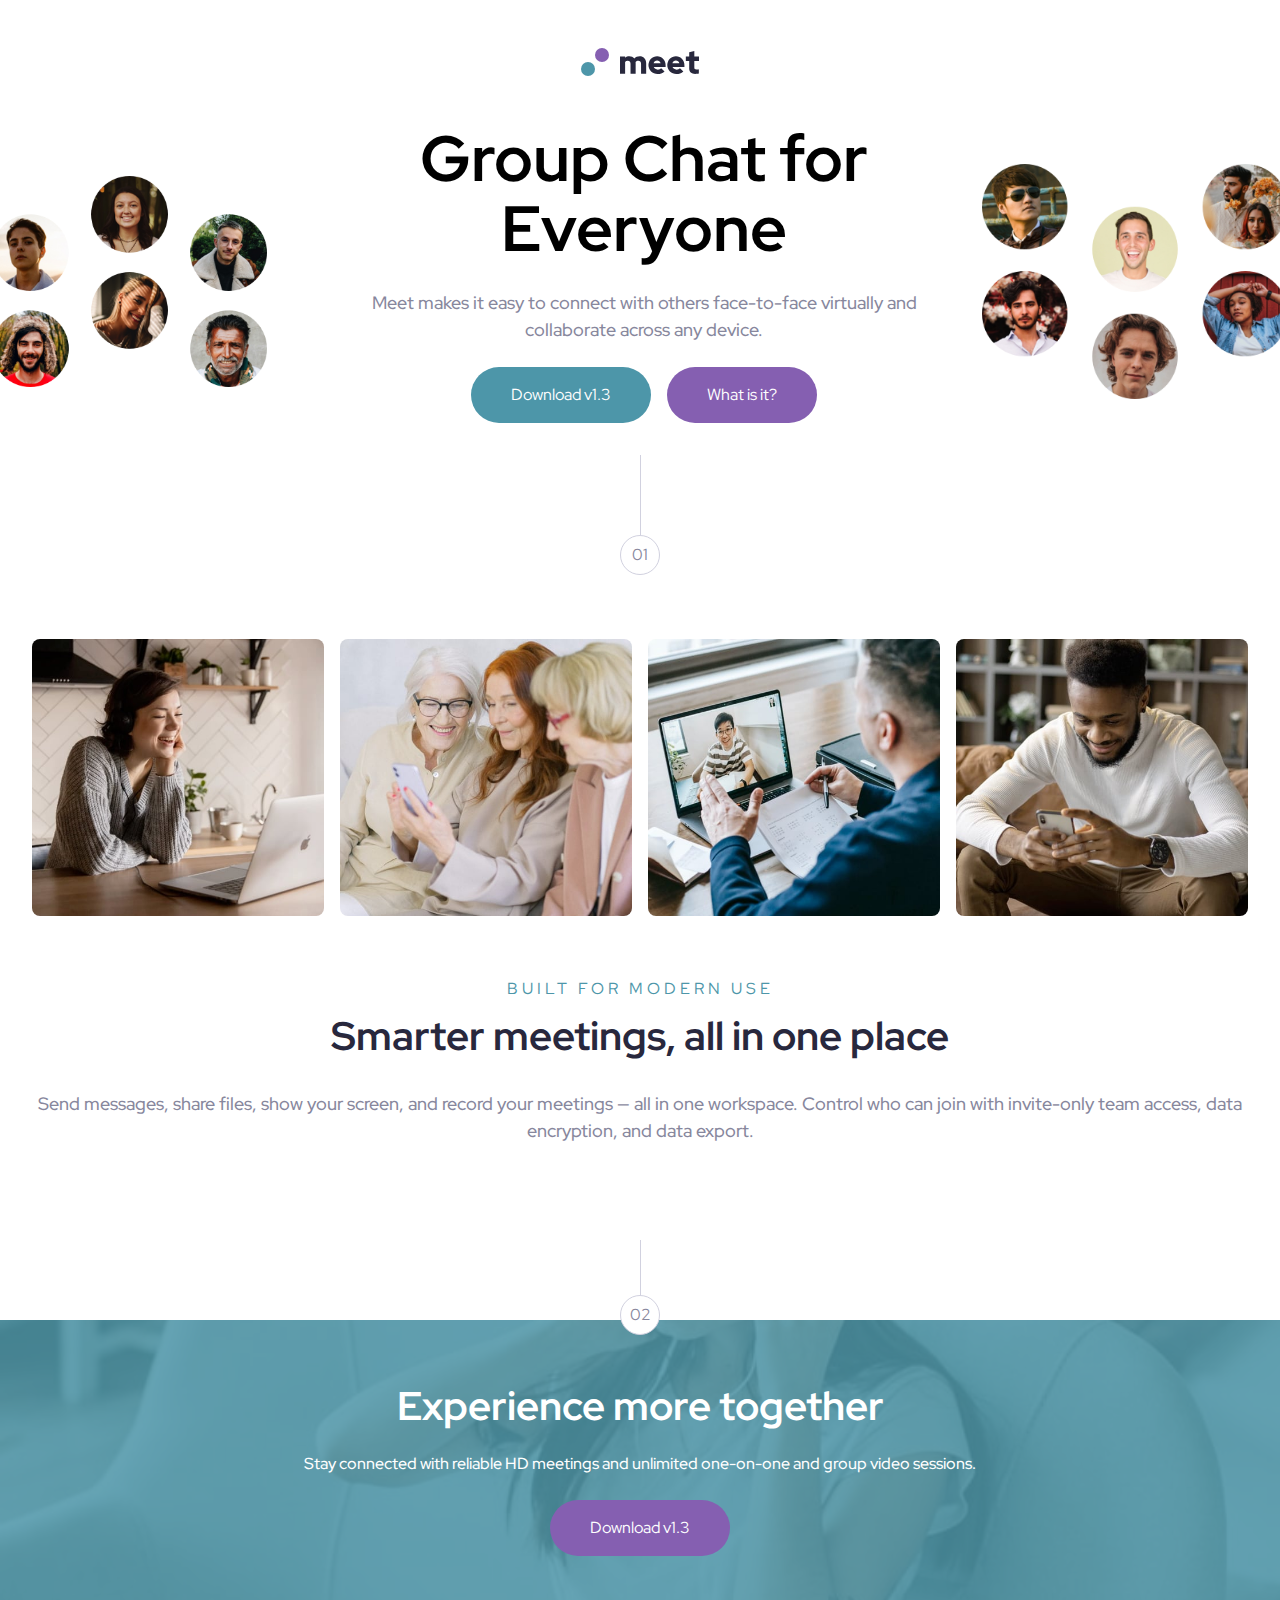
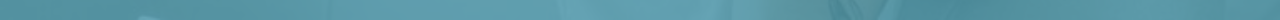
<file: index.html>
<!doctype html>
<html lang="en">
  <head>
    <meta charset="UTF-8" />
    <meta name="viewport" content="width=device-width, initial-scale=1.0" />
    <link
      rel="icon"
      type="image/png"
      sizes="32x32"
      href="./assets/favicon-32x32.png"
    />
    <link rel="stylesheet" href="/src/output.css" />
    <title>Frontend Mentor | Meet landing page</title>
    <link rel="preconnect" href="https://fonts.googleapis.com" />
    <link rel="preconnect" href="https://fonts.gstatic.com" crossorigin />
    <link
      href="https://fonts.googleapis.com/css2?family=Red+Hat+Display:ital,wght@0,300..900;1,300..900&display=swap"
      rel="stylesheet"
    />
  </head>
  <body class="font-redhat m-auto flex flex-col justify-center items-center">
    <header class="flex justify-center items-center px-20 pt-12">
      <img
        class="object-contain min-h-7 min-w-29.5"
        src="assets/logo.svg"
        alt="Meet Home"
      />
    </header>
    <main class="">
      <div class="lg:hidden pt-16">
        <img
          class="w-full object-cover"
          src="/assets/tablet/image-hero.png"
          alt=""
        />
      </div>

      <section
        class="flex flex-col lg:flex-row lg:gap-8 justify-center items-center gap-6 px-8"
      >
        <div class="hidden lg:block pt-16">
          <img
            class="w-full object-cover -ml-10"
            src="/assets/desktop/image-hero-left.png"
            alt=""
          />
        </div>
        <div class="flex flex-col justify-center items-center gap-6">
          <div class="flex flex-col pt-12">
            <h1 class="text-preset1mob lg:text-preset1 text-center">
              Group Chat for Everyone
            </h1>
            <p
              class="pt-6 lg:text-preset4 text-preset4tab text-slate600 text-center"
            >
              Meet makes it easy to connect with others face-to-face virtually
              and collaborate across any device.
            </p>
          </div>
          <div class="flex flex-col justify-center items-center">
            <div
              class="flex flex-col justify-center items-center gap-4 md:flex-row"
            >
              <a
                class="hover:cursor-pointer hover:bg-cyan300 bg- text-preset5 text-white bg-cyan600 px-10 py-4 rounded-[29px]"
                href=""
              >
                Download v1.3
              </a>
              <a
                class="hover:cursor-pointer hover:bg-[#B18BDD] text-preset5 text-white bg-Purple600 px-10 py-4 rounded-[29px]"
                href=""
              >
                What is it?
              </a>
            </div>
          </div>
        </div>

        <div class="hidden lg:block pt-16 -mr-10">
          <img
            class="w-full object-cover"
            src="/assets/desktop/image-hero-right.png"
            alt=""
          />
        </div>
      </section>

      <section class="grid auto-cols-auto auto-rows-auto gap-16 pb-16 px-8">
        <div class="flex flex-col justify-center items-center pt-8">
          <div class="w-px h-20 bg-slate300"></div>
          <p
            class="w-10 h-10 border border-slate300 text-slate600 flex justify-center items-center rounded-full"
          >
            01
          </p>
        </div>

        <div
          class="grid grid-rows-2 md:grid-rows-1 grid-cols-2 md:grid-cols-4 gap-4"
        >
          <img
            class="rounded-lg"
            src="/assets/desktop/image-woman-in-videocall.jpg"
            alt=""
          />
          <img
            class="rounded-lg"
            src="/assets/desktop/image-women-videochatting.jpg"
            alt=""
          />
          <img
            class="rounded-lg"
            src="/assets/desktop/image-men-in-meeting.jpg"
            alt=""
          />
          <img
            class="rounded-lg"
            src="/assets/desktop/image-man-texting.jpg"
            alt=""
          />
        </div>
        <div class="grid auto-cols-auto auto-rows-auto">
          <p
            class="text-center lg:text-preset3 md:text-preset3tab text-preset3mob uppercase text-cyan600"
          >
            Built for modern use
          </p>
          <h2
            class="pt-4 text-center text-preset2mob md:text-preset2tab lg:text-preset2 text-slate900"
          >
            Smarter meetings, all in one place
          </h2>
          <p
            class="pt-8 text-center lg:text-preset4 text-preset4tab text-slate600"
          >
            Send messages, share files, show your screen, and record your
            meetings — all in one workspace. Control who can join with
            invite-only team access, data encryption, and data export.
          </p>
        </div>
      </section>

      <footer class="relative grid auto-cols-auto auto-rows-auto text-white">
        <div class="z-10 flex flex-col justify-center items-center pt-8">
          <div class="w-px h-20 bg-slate300"></div>
          <p
            class="text-preset5 absolute bottom-[74%] w-10 h-10 border border-slate300 bg-white text-slate600 flex justify-center items-center rounded-full translate-y-1/2"
          >
            02
          </p>
        </div>
        <div
          class="pb-16 relative bg-no-repeat bg-cover bg-center bg-[url('/assets/mobile/image-footer.jpg')] bg-blend-overlay md:bg-[url(/assets/tablet/image-footer.jpg)] lg:bg-[url(/assets/desktop/image-footer.jpg)] flex flex-col justify-center items-center gap-6"
        >
          <div class="absolute inset-0 bg-cyan600 opacity-85"></div>

          <h3
            class="pt-16 text-center relative md:text-preset2tab lg:text-preset2 text-preset2mob"
          >
            Experience more together
          </h3>
          <p class="text-center relative text-preset4tab">
            Stay connected with reliable HD meetings and unlimited one-on-one
            and group video sessions.
          </p>
          <a
            class="hover:cursor-pointer hover:bg-[#B18BDD] text-center relative text-preset5 bg-Purple600 px-10 py-4 rounded-[29px]"
            href=""
          >
            Download v1.3</a
          >
        </div>
      </footer>
    </main>
  </body>
</html>
</file>
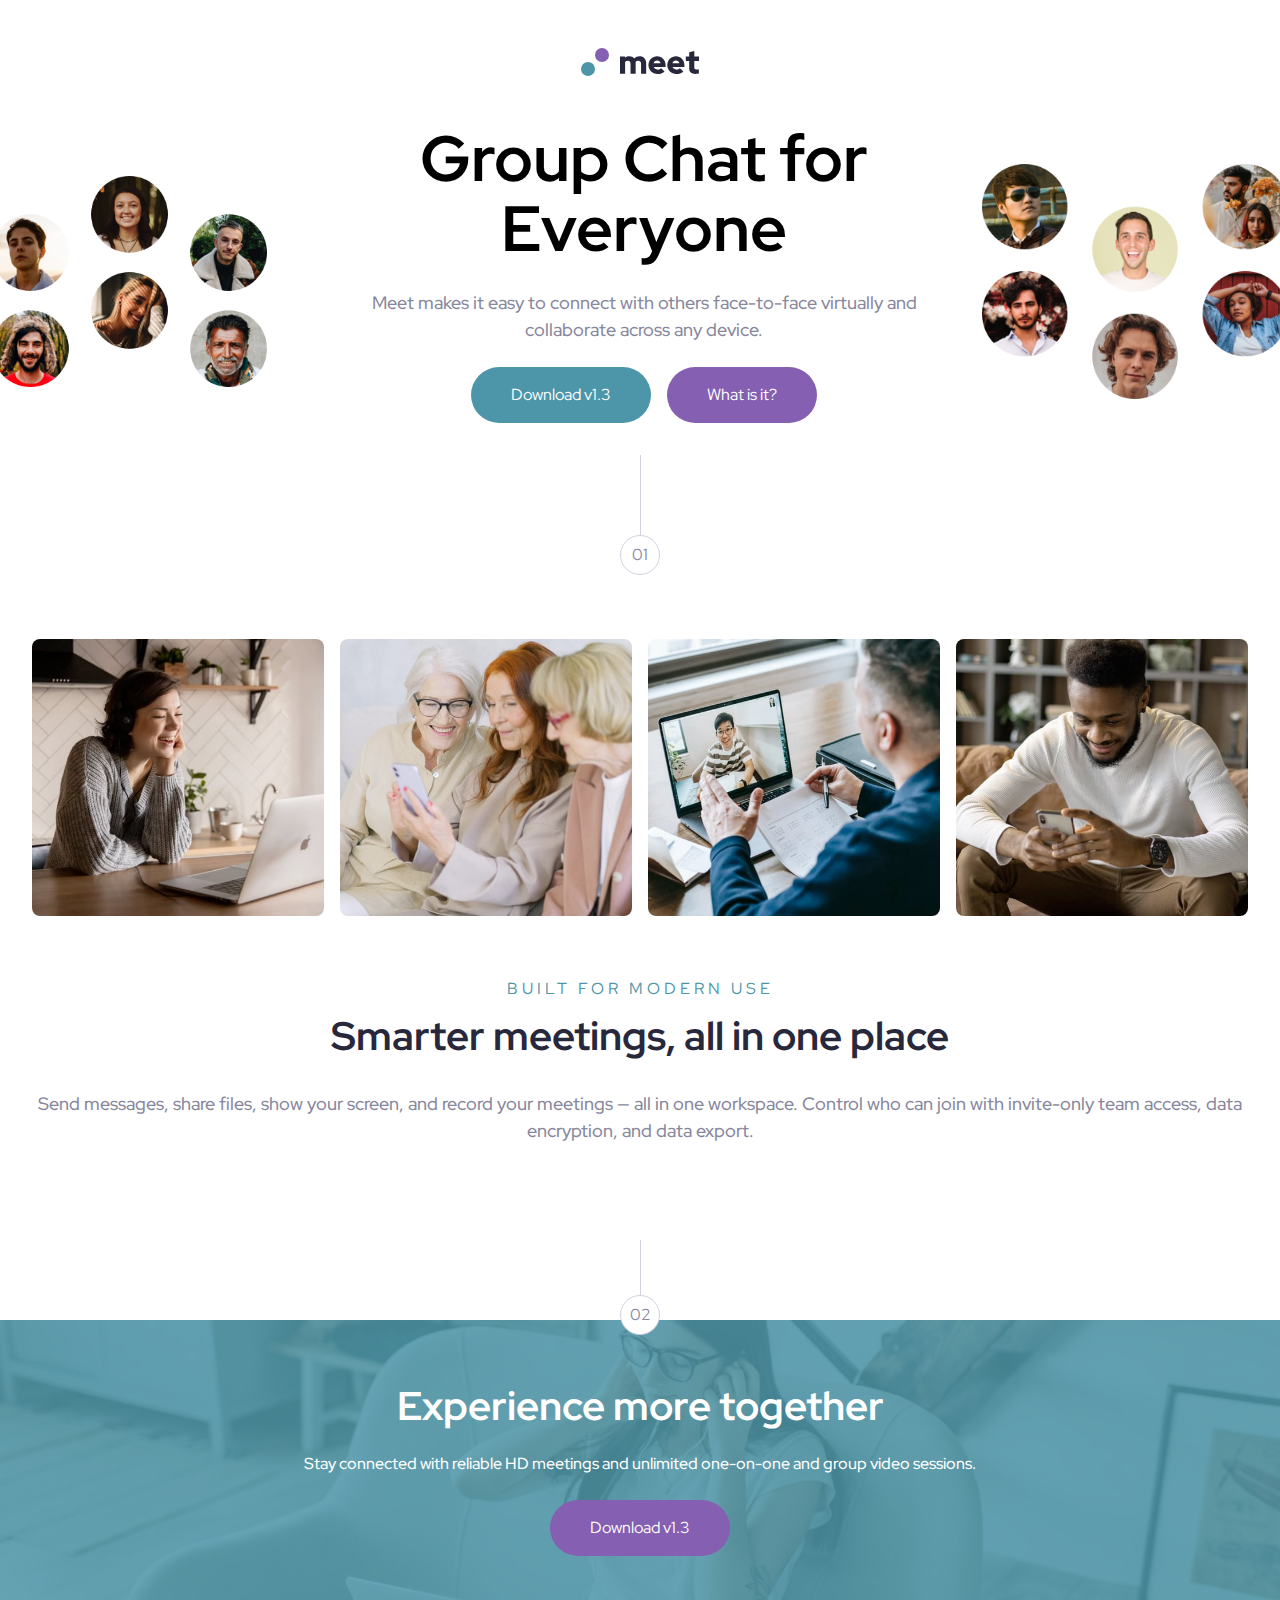
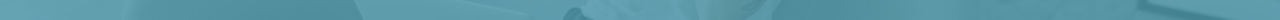
<file: starter-code/index.html>
<!doctype html>
<html lang="en">
  <head>
    <meta charset="UTF-8" />
    <meta name="viewport" content="width=device-width, initial-scale=1.0" />
    <link
      rel="icon"
      type="image/png"
      sizes="32x32"
      href="./assets/favicon-32x32.png"
    />
    <link rel="stylesheet" href="./output.css" />
    <title>Frontend Mentor | Meet landing page</title>
    <link rel="preconnect" href="https://fonts.googleapis.com" />
    <link rel="preconnect" href="https://fonts.gstatic.com" crossorigin />
    <link
      href="https://fonts.googleapis.com/css2?family=Red+Hat+Display:ital,wght@0,300..900;1,300..900&display=swap"
      rel="stylesheet"
    />
  </head>
  <body class="font-redhat m-auto flex flex-col justify-center items-center">
    <header class="flex justify-center items-center px-20 pt-12">
      <img
        class="object-contain min-h-7 min-w-29.5"
        src="assets/logo.svg"
        alt="Meet Home"
      />
    </header>
    <main class="">
      <div class="lg:hidden pt-16">
        <img
          class="w-full object-cover"
          src="/starter-code/assets/tablet/image-hero.png"
          alt=""
        />
      </div>

      <section
        class="flex flex-col lg:flex-row lg:gap-8 justify-center items-center gap-6 px-8"
      >
        <div class="hidden lg:block pt-16">
          <img
            class="w-full object-cover -ml-10"
            src="/starter-code/assets/desktop/image-hero-left.png"
            alt=""
          />
        </div>
        <div class="flex flex-col justify-center items-center gap-6">
          <div class="flex flex-col pt-12">
            <h1 class="text-preset1mob lg:text-preset1 text-center">
              Group Chat for Everyone
            </h1>
            <p
              class="pt-6 lg:text-preset4 text-preset4tab text-slate600 text-center"
            >
              Meet makes it easy to connect with others face-to-face virtually
              and collaborate across any device.
            </p>
          </div>
          <div class="flex flex-col justify-center items-center">
            <div
              class="flex flex-col justify-center items-center gap-4 md:flex-row"
            >
              <a
                class="hover:cursor-pointer hover:bg-cyan300 bg- text-preset5 text-white bg-cyan600 px-10 py-4 rounded-[29px]"
                href=""
              >
                Download v1.3
              </a>
              <a
                class="hover:cursor-pointer hover:bg-[#B18BDD] text-preset5 text-white bg-Purple600 px-10 py-4 rounded-[29px]"
                href=""
              >
                What is it?
              </a>
            </div>
          </div>
        </div>

        <div class="hidden lg:block pt-16 -mr-10">
          <img
            class="w-full object-cover"
            src="/starter-code/assets/desktop/image-hero-right.png"
            alt=""
          />
        </div>
      </section>

      <section class="grid auto-cols-auto auto-rows-auto gap-16 pb-16 px-8">
        <div class="flex flex-col justify-center items-center pt-8">
          <div class="w-px h-20 bg-slate300"></div>
          <p
            class="w-10 h-10 border border-slate300 text-slate600 flex justify-center items-center rounded-full"
          >
            01
          </p>
        </div>

        <div
          class="grid grid-rows-2 md:grid-rows-1 grid-cols-2 md:grid-cols-4 gap-4"
        >
          <img
            class="rounded-lg"
            src="/starter-code/assets/desktop/image-woman-in-videocall.jpg"
            alt=""
          />
          <img
            class="rounded-lg"
            src="/starter-code/assets/desktop/image-women-videochatting.jpg"
            alt=""
          />
          <img
            class="rounded-lg"
            src="/starter-code/assets/desktop/image-men-in-meeting.jpg"
            alt=""
          />
          <img
            class="rounded-lg"
            src="/starter-code/assets/desktop/image-man-texting.jpg"
            alt=""
          />
        </div>
        <div class="grid auto-cols-auto auto-rows-auto">
          <p
            class="text-center lg:text-preset3 md:text-preset3tab text-preset3mob uppercase text-cyan600"
          >
            Built for modern use
          </p>
          <h2
            class="pt-4 text-center text-preset2mob md:text-preset2tab lg:text-preset2 text-slate900"
          >
            Smarter meetings, all in one place
          </h2>
          <p
            class="pt-8 text-center lg:text-preset4 text-preset4tab text-slate600"
          >
            Send messages, share files, show your screen, and record your
            meetings — all in one workspace. Control who can join with
            invite-only team access, data encryption, and data export.
          </p>
        </div>
      </section>

      <footer class="relative grid auto-cols-auto auto-rows-auto text-white">
        <div class="z-10 flex flex-col justify-center items-center pt-8">
          <div class="w-px h-20 bg-slate300"></div>
          <p
            class="text-preset5 absolute bottom-[74%] w-10 h-10 border border-slate300 bg-white text-slate600 flex justify-center items-center rounded-full translate-y-1/2"
          >
            02
          </p>
        </div>
        <div
          class="pb-16 relative bg-no-repeat bg-cover bg-center bg-[url('/starter-code/assets/mobile/image-footer.jpg')] bg-blend-overlay md:bg-[url(/starter-code/assets/tablet/image-footer.jpg)] lg:bg-[url(/starter-code/assets/desktop/image-footer.jpg)] flex flex-col justify-center items-center gap-6"
        >
          <div class="absolute inset-0 bg-cyan600 opacity-85"></div>

          <h3
            class="pt-16 text-center relative md:text-preset2tab lg:text-preset2 text-preset2mob"
          >
            Experience more together
          </h3>
          <p class="text-center relative text-preset4tab">
            Stay connected with reliable HD meetings and unlimited one-on-one
            and group video sessions.
          </p>
          <a
            class="hover:cursor-pointer hover:bg-[#B18BDD] text-center relative text-preset5 bg-Purple600 px-10 py-4 rounded-[29px]"
            href=""
          >
            Download v1.3</a
          >
        </div>
      </footer>
    </main>
  </body>
</html>
</file>
<file: src/output.css>
*, ::before, ::after {
  --tw-border-spacing-x: 0;
  --tw-border-spacing-y: 0;
  --tw-translate-x: 0;
  --tw-translate-y: 0;
  --tw-rotate: 0;
  --tw-skew-x: 0;
  --tw-skew-y: 0;
  --tw-scale-x: 1;
  --tw-scale-y: 1;
  --tw-pan-x:  ;
  --tw-pan-y:  ;
  --tw-pinch-zoom:  ;
  --tw-scroll-snap-strictness: proximity;
  --tw-gradient-from-position:  ;
  --tw-gradient-via-position:  ;
  --tw-gradient-to-position:  ;
  --tw-ordinal:  ;
  --tw-slashed-zero:  ;
  --tw-numeric-figure:  ;
  --tw-numeric-spacing:  ;
  --tw-numeric-fraction:  ;
  --tw-ring-inset:  ;
  --tw-ring-offset-width: 0px;
  --tw-ring-offset-color: #fff;
  --tw-ring-color: rgb(59 130 246 / 0.5);
  --tw-ring-offset-shadow: 0 0 #0000;
  --tw-ring-shadow: 0 0 #0000;
  --tw-shadow: 0 0 #0000;
  --tw-shadow-colored: 0 0 #0000;
  --tw-blur:  ;
  --tw-brightness:  ;
  --tw-contrast:  ;
  --tw-grayscale:  ;
  --tw-hue-rotate:  ;
  --tw-invert:  ;
  --tw-saturate:  ;
  --tw-sepia:  ;
  --tw-drop-shadow:  ;
  --tw-backdrop-blur:  ;
  --tw-backdrop-brightness:  ;
  --tw-backdrop-contrast:  ;
  --tw-backdrop-grayscale:  ;
  --tw-backdrop-hue-rotate:  ;
  --tw-backdrop-invert:  ;
  --tw-backdrop-opacity:  ;
  --tw-backdrop-saturate:  ;
  --tw-backdrop-sepia:  ;
  --tw-contain-size:  ;
  --tw-contain-layout:  ;
  --tw-contain-paint:  ;
  --tw-contain-style:  ;
}

::backdrop {
  --tw-border-spacing-x: 0;
  --tw-border-spacing-y: 0;
  --tw-translate-x: 0;
  --tw-translate-y: 0;
  --tw-rotate: 0;
  --tw-skew-x: 0;
  --tw-skew-y: 0;
  --tw-scale-x: 1;
  --tw-scale-y: 1;
  --tw-pan-x:  ;
  --tw-pan-y:  ;
  --tw-pinch-zoom:  ;
  --tw-scroll-snap-strictness: proximity;
  --tw-gradient-from-position:  ;
  --tw-gradient-via-position:  ;
  --tw-gradient-to-position:  ;
  --tw-ordinal:  ;
  --tw-slashed-zero:  ;
  --tw-numeric-figure:  ;
  --tw-numeric-spacing:  ;
  --tw-numeric-fraction:  ;
  --tw-ring-inset:  ;
  --tw-ring-offset-width: 0px;
  --tw-ring-offset-color: #fff;
  --tw-ring-color: rgb(59 130 246 / 0.5);
  --tw-ring-offset-shadow: 0 0 #0000;
  --tw-ring-shadow: 0 0 #0000;
  --tw-shadow: 0 0 #0000;
  --tw-shadow-colored: 0 0 #0000;
  --tw-blur:  ;
  --tw-brightness:  ;
  --tw-contrast:  ;
  --tw-grayscale:  ;
  --tw-hue-rotate:  ;
  --tw-invert:  ;
  --tw-saturate:  ;
  --tw-sepia:  ;
  --tw-drop-shadow:  ;
  --tw-backdrop-blur:  ;
  --tw-backdrop-brightness:  ;
  --tw-backdrop-contrast:  ;
  --tw-backdrop-grayscale:  ;
  --tw-backdrop-hue-rotate:  ;
  --tw-backdrop-invert:  ;
  --tw-backdrop-opacity:  ;
  --tw-backdrop-saturate:  ;
  --tw-backdrop-sepia:  ;
  --tw-contain-size:  ;
  --tw-contain-layout:  ;
  --tw-contain-paint:  ;
  --tw-contain-style:  ;
}

/*
! tailwindcss v3.4.14 | MIT License | https://tailwindcss.com
*/

/*
1. Prevent padding and border from affecting element width. (https://github.com/mozdevs/cssremedy/issues/4)
2. Allow adding a border to an element by just adding a border-width. (https://github.com/tailwindcss/tailwindcss/pull/116)
*/

*,
::before,
::after {
  box-sizing: border-box;
  /* 1 */
  border-width: 0;
  /* 2 */
  border-style: solid;
  /* 2 */
  border-color: #e5e7eb;
  /* 2 */
}

::before,
::after {
  --tw-content: '';
}

/*
1. Use a consistent sensible line-height in all browsers.
2. Prevent adjustments of font size after orientation changes in iOS.
3. Use a more readable tab size.
4. Use the user's configured `sans` font-family by default.
5. Use the user's configured `sans` font-feature-settings by default.
6. Use the user's configured `sans` font-variation-settings by default.
7. Disable tap highlights on iOS
*/

html,
:host {
  line-height: 1.5;
  /* 1 */
  -webkit-text-size-adjust: 100%;
  /* 2 */
  -moz-tab-size: 4;
  /* 3 */
  -o-tab-size: 4;
     tab-size: 4;
  /* 3 */
  font-family: ui-sans-serif, system-ui, sans-serif, "Apple Color Emoji", "Segoe UI Emoji", "Segoe UI Symbol", "Noto Color Emoji";
  /* 4 */
  font-feature-settings: normal;
  /* 5 */
  font-variation-settings: normal;
  /* 6 */
  -webkit-tap-highlight-color: transparent;
  /* 7 */
}

/*
1. Remove the margin in all browsers.
2. Inherit line-height from `html` so users can set them as a class directly on the `html` element.
*/

body {
  margin: 0;
  /* 1 */
  line-height: inherit;
  /* 2 */
}

/*
1. Add the correct height in Firefox.
2. Correct the inheritance of border color in Firefox. (https://bugzilla.mozilla.org/show_bug.cgi?id=190655)
3. Ensure horizontal rules are visible by default.
*/

hr {
  height: 0;
  /* 1 */
  color: inherit;
  /* 2 */
  border-top-width: 1px;
  /* 3 */
}

/*
Add the correct text decoration in Chrome, Edge, and Safari.
*/

abbr:where([title]) {
  -webkit-text-decoration: underline dotted;
          text-decoration: underline dotted;
}

/*
Remove the default font size and weight for headings.
*/

h1,
h2,
h3,
h4,
h5,
h6 {
  font-size: inherit;
  font-weight: inherit;
}

/*
Reset links to optimize for opt-in styling instead of opt-out.
*/

a {
  color: inherit;
  text-decoration: inherit;
}

/*
Add the correct font weight in Edge and Safari.
*/

b,
strong {
  font-weight: bolder;
}

/*
1. Use the user's configured `mono` font-family by default.
2. Use the user's configured `mono` font-feature-settings by default.
3. Use the user's configured `mono` font-variation-settings by default.
4. Correct the odd `em` font sizing in all browsers.
*/

code,
kbd,
samp,
pre {
  font-family: ui-monospace, SFMono-Regular, Menlo, Monaco, Consolas, "Liberation Mono", "Courier New", monospace;
  /* 1 */
  font-feature-settings: normal;
  /* 2 */
  font-variation-settings: normal;
  /* 3 */
  font-size: 1em;
  /* 4 */
}

/*
Add the correct font size in all browsers.
*/

small {
  font-size: 80%;
}

/*
Prevent `sub` and `sup` elements from affecting the line height in all browsers.
*/

sub,
sup {
  font-size: 75%;
  line-height: 0;
  position: relative;
  vertical-align: baseline;
}

sub {
  bottom: -0.25em;
}

sup {
  top: -0.5em;
}

/*
1. Remove text indentation from table contents in Chrome and Safari. (https://bugs.chromium.org/p/chromium/issues/detail?id=999088, https://bugs.webkit.org/show_bug.cgi?id=201297)
2. Correct table border color inheritance in all Chrome and Safari. (https://bugs.chromium.org/p/chromium/issues/detail?id=935729, https://bugs.webkit.org/show_bug.cgi?id=195016)
3. Remove gaps between table borders by default.
*/

table {
  text-indent: 0;
  /* 1 */
  border-color: inherit;
  /* 2 */
  border-collapse: collapse;
  /* 3 */
}

/*
1. Change the font styles in all browsers.
2. Remove the margin in Firefox and Safari.
3. Remove default padding in all browsers.
*/

button,
input,
optgroup,
select,
textarea {
  font-family: inherit;
  /* 1 */
  font-feature-settings: inherit;
  /* 1 */
  font-variation-settings: inherit;
  /* 1 */
  font-size: 100%;
  /* 1 */
  font-weight: inherit;
  /* 1 */
  line-height: inherit;
  /* 1 */
  letter-spacing: inherit;
  /* 1 */
  color: inherit;
  /* 1 */
  margin: 0;
  /* 2 */
  padding: 0;
  /* 3 */
}

/*
Remove the inheritance of text transform in Edge and Firefox.
*/

button,
select {
  text-transform: none;
}

/*
1. Correct the inability to style clickable types in iOS and Safari.
2. Remove default button styles.
*/

button,
input:where([type='button']),
input:where([type='reset']),
input:where([type='submit']) {
  -webkit-appearance: button;
  /* 1 */
  background-color: transparent;
  /* 2 */
  background-image: none;
  /* 2 */
}

/*
Use the modern Firefox focus style for all focusable elements.
*/

:-moz-focusring {
  outline: auto;
}

/*
Remove the additional `:invalid` styles in Firefox. (https://github.com/mozilla/gecko-dev/blob/2f9eacd9d3d995c937b4251a5557d95d494c9be1/layout/style/res/forms.css#L728-L737)
*/

:-moz-ui-invalid {
  box-shadow: none;
}

/*
Add the correct vertical alignment in Chrome and Firefox.
*/

progress {
  vertical-align: baseline;
}

/*
Correct the cursor style of increment and decrement buttons in Safari.
*/

::-webkit-inner-spin-button,
::-webkit-outer-spin-button {
  height: auto;
}

/*
1. Correct the odd appearance in Chrome and Safari.
2. Correct the outline style in Safari.
*/

[type='search'] {
  -webkit-appearance: textfield;
  /* 1 */
  outline-offset: -2px;
  /* 2 */
}

/*
Remove the inner padding in Chrome and Safari on macOS.
*/

::-webkit-search-decoration {
  -webkit-appearance: none;
}

/*
1. Correct the inability to style clickable types in iOS and Safari.
2. Change font properties to `inherit` in Safari.
*/

::-webkit-file-upload-button {
  -webkit-appearance: button;
  /* 1 */
  font: inherit;
  /* 2 */
}

/*
Add the correct display in Chrome and Safari.
*/

summary {
  display: list-item;
}

/*
Removes the default spacing and border for appropriate elements.
*/

blockquote,
dl,
dd,
h1,
h2,
h3,
h4,
h5,
h6,
hr,
figure,
p,
pre {
  margin: 0;
}

fieldset {
  margin: 0;
  padding: 0;
}

legend {
  padding: 0;
}

ol,
ul,
menu {
  list-style: none;
  margin: 0;
  padding: 0;
}

/*
Reset default styling for dialogs.
*/

dialog {
  padding: 0;
}

/*
Prevent resizing textareas horizontally by default.
*/

textarea {
  resize: vertical;
}

/*
1. Reset the default placeholder opacity in Firefox. (https://github.com/tailwindlabs/tailwindcss/issues/3300)
2. Set the default placeholder color to the user's configured gray 400 color.
*/

input::-moz-placeholder, textarea::-moz-placeholder {
  opacity: 1;
  /* 1 */
  color: #9ca3af;
  /* 2 */
}

input::placeholder,
textarea::placeholder {
  opacity: 1;
  /* 1 */
  color: #9ca3af;
  /* 2 */
}

/*
Set the default cursor for buttons.
*/

button,
[role="button"] {
  cursor: pointer;
}

/*
Make sure disabled buttons don't get the pointer cursor.
*/

:disabled {
  cursor: default;
}

/*
1. Make replaced elements `display: block` by default. (https://github.com/mozdevs/cssremedy/issues/14)
2. Add `vertical-align: middle` to align replaced elements more sensibly by default. (https://github.com/jensimmons/cssremedy/issues/14#issuecomment-634934210)
   This can trigger a poorly considered lint error in some tools but is included by design.
*/

img,
svg,
video,
canvas,
audio,
iframe,
embed,
object {
  display: block;
  /* 1 */
  vertical-align: middle;
  /* 2 */
}

/*
Constrain images and videos to the parent width and preserve their intrinsic aspect ratio. (https://github.com/mozdevs/cssremedy/issues/14)
*/

img,
video {
  max-width: 100%;
  height: auto;
}

/* Make elements with the HTML hidden attribute stay hidden by default */

[hidden]:where(:not([hidden="until-found"])) {
  display: none;
}

.absolute {
  position: absolute;
}

.relative {
  position: relative;
}

.inset-0 {
  inset: 0px;
}

.left-4 {
  left: 1rem;
}

.top-8 {
  top: 2rem;
}

.-bottom-5 {
  bottom: -1.25rem;
}

.left-0 {
  left: 0px;
}

.top-0 {
  top: 0px;
}

.top-20 {
  top: 5rem;
}

.top-80 {
  top: 20rem;
}

.top-\[100px\] {
  top: 100px;
}

.top-\[1000px\] {
  top: 1000px;
}

.top-10 {
  top: 2.5rem;
}

.bottom-\[-50\%\] {
  bottom: -50%;
}

.bottom-\[-20\%\] {
  bottom: -20%;
}

.bottom-\[-10\%\] {
  bottom: -10%;
}

.bottom-\[-10px\] {
  bottom: -10px;
}

.bottom-\[-12px\] {
  bottom: -12px;
}

.bottom-\[-1px\] {
  bottom: -1px;
}

.bottom-\[-0px\] {
  bottom: -0px;
}

.bottom-\[0px\] {
  bottom: 0px;
}

.bottom-\[10px\] {
  bottom: 10px;
}

.bottom-2 {
  bottom: 0.5rem;
}

.bottom-1 {
  bottom: 0.25rem;
}

.-bottom-1 {
  bottom: -0.25rem;
}

.top-3 {
  top: 0.75rem;
}

.bottom-\[100px\] {
  bottom: 100px;
}

.bottom-\[1000px\] {
  bottom: 1000px;
}

.bottom-\[500px\] {
  bottom: 500px;
}

.bottom-\[600px\] {
  bottom: 600px;
}

.bottom-\[700px\] {
  bottom: 700px;
}

.bottom-\[800px\] {
  bottom: 800px;
}

.bottom-\[900px\] {
  bottom: 900px;
}

.bottom-\[200px\] {
  bottom: 200px;
}

.bottom-\[300px\] {
  bottom: 300px;
}

.bottom-\[250px\] {
  bottom: 250px;
}

.bottom-\[270px\] {
  bottom: 270px;
}

.bottom-\[275px\] {
  bottom: 275px;
}

.bottom-\[285px\] {
  bottom: 285px;
}

.bottom-\[290px\] {
  bottom: 290px;
}

.bottom-\[280px\] {
  bottom: 280px;
}

.bottom-\[325px\] {
  bottom: 325px;
}

.bottom-\[315px\] {
  bottom: 315px;
}

.bottom-\[10\%\] {
  bottom: 10%;
}

.bottom-\[20\%\] {
  bottom: 20%;
}

.bottom-\[30\%\] {
  bottom: 30%;
}

.bottom-\[40\%\] {
  bottom: 40%;
}

.bottom-\[50\%\] {
  bottom: 50%;
}

.bottom-\[60\%\] {
  bottom: 60%;
}

.bottom-\[70\%\] {
  bottom: 70%;
}

.bottom-\[80\%\] {
  bottom: 80%;
}

.bottom-\[75\%\] {
  bottom: 75%;
}

.bottom-\[78\%\] {
  bottom: 78%;
}

.bottom-\[76\%\] {
  bottom: 76%;
}

.bottom-\[77\%\] {
  bottom: 77%;
}

.bottom-\[74\%\] {
  bottom: 74%;
}

.z-\[-9999\] {
  z-index: -9999;
}

.z-10 {
  z-index: 10;
}

.z-20 {
  z-index: 20;
}

.z-\[-20000\] {
  z-index: -20000;
}

.z-\[-10\] {
  z-index: -10;
}

.z-\[10\] {
  z-index: 10;
}

.z-\[1000\] {
  z-index: 1000;
}

.z-\[-1000\] {
  z-index: -1000;
}

.col-span-2 {
  grid-column: span 2 / span 2;
}

.col-start-1 {
  grid-column-start: 1;
}

.col-start-2 {
  grid-column-start: 2;
}

.col-end-2 {
  grid-column-end: 2;
}

.col-end-3 {
  grid-column-end: 3;
}

.row-start-1 {
  grid-row-start: 1;
}

.row-start-2 {
  grid-row-start: 2;
}

.row-start-3 {
  grid-row-start: 3;
}

.row-end-1 {
  grid-row-end: 1;
}

.m-auto {
  margin: auto;
}

.m-0 {
  margin: 0px;
}

.-mx-8 {
  margin-left: -2rem;
  margin-right: -2rem;
}

.-mx-32 {
  margin-left: -8rem;
  margin-right: -8rem;
}

.-mx-20 {
  margin-left: -5rem;
  margin-right: -5rem;
}

.-mx-10 {
  margin-left: -2.5rem;
  margin-right: -2.5rem;
}

.mx-auto {
  margin-left: auto;
  margin-right: auto;
}

.mx-0 {
  margin-left: 0px;
  margin-right: 0px;
}

.my-auto {
  margin-top: auto;
  margin-bottom: auto;
}

.-ml-5 {
  margin-left: -1.25rem;
}

.-mr-8 {
  margin-right: -2rem;
}

.mb-1 {
  margin-bottom: 0.25rem;
}

.-ml-80 {
  margin-left: -20rem;
}

.-ml-60 {
  margin-left: -15rem;
}

.-mr-60 {
  margin-right: -15rem;
}

.-ml-40 {
  margin-left: -10rem;
}

.-ml-10 {
  margin-left: -2.5rem;
}

.-mr-10 {
  margin-right: -2.5rem;
}

.-ml-8 {
  margin-left: -2rem;
}

.-mr-32 {
  margin-right: -8rem;
}

.-ml-20 {
  margin-left: -5rem;
}

.-mr-20 {
  margin-right: -5rem;
}

.mt-2 {
  margin-top: 0.5rem;
}

.mt-10 {
  margin-top: 2.5rem;
}

.flex {
  display: flex;
}

.grid {
  display: grid;
}

.hidden {
  display: none;
}

.h-12 {
  height: 3rem;
}

.h-7 {
  height: 1.75rem;
}

.h-\[100dvh\] {
  height: 100dvh;
}

.h-auto {
  height: auto;
}

.h-20 {
  height: 5rem;
}

.h-\[80px\] {
  height: 80px;
}

.h-10 {
  height: 2.5rem;
}

.min-h-7 {
  min-height: 1.75rem;
}

.min-h-0 {
  min-height: 0px;
}

.w-\[calc\(100\%\+1rem\)\] {
  width: calc(100% + 1rem);
}

.w-\[calc\(100\%\+2\.5rem\)\] {
  width: calc(100% + 2.5rem);
}

.w-full {
  width: 100%;
}

.w-px {
  width: 1px;
}

.w-screen {
  width: 100vw;
}

.w-\[100\%\] {
  width: 100%;
}

.w-1\/2 {
  width: 50%;
}

.w-10 {
  width: 2.5rem;
}

.min-w-0 {
  min-width: 0px;
}

.min-w-max {
  min-width: -moz-max-content;
  min-width: max-content;
}

.max-w-none {
  max-width: none;
}

.max-w-screen-lg {
  max-width: 1024px;
}

.flex-1 {
  flex: 1 1 0%;
}

.flex-shrink {
  flex-shrink: 1;
}

.flex-shrink-0 {
  flex-shrink: 0;
}

.shrink {
  flex-shrink: 1;
}

.flex-grow {
  flex-grow: 1;
}

.basis-0 {
  flex-basis: 0px;
}

.translate-y-1\/2 {
  --tw-translate-y: 50%;
  transform: translate(var(--tw-translate-x), var(--tw-translate-y)) rotate(var(--tw-rotate)) skewX(var(--tw-skew-x)) skewY(var(--tw-skew-y)) scaleX(var(--tw-scale-x)) scaleY(var(--tw-scale-y));
}

.auto-cols-auto {
  grid-auto-columns: auto;
}

.auto-rows-auto {
  grid-auto-rows: auto;
}

.grid-cols-2 {
  grid-template-columns: repeat(2, minmax(0, 1fr));
}

.grid-cols-4 {
  grid-template-columns: repeat(4, minmax(0, 1fr));
}

.grid-rows-2 {
  grid-template-rows: repeat(2, minmax(0, 1fr));
}

.flex-row {
  flex-direction: row;
}

.flex-col {
  flex-direction: column;
}

.items-center {
  align-items: center;
}

.justify-center {
  justify-content: center;
}

.justify-between {
  justify-content: space-between;
}

.gap-16 {
  gap: 4rem;
}

.gap-4 {
  gap: 1rem;
}

.gap-6 {
  gap: 1.5rem;
}

.overflow-hidden {
  overflow: hidden;
}

.overflow-visible {
  overflow: visible;
}

.rounded-\[29px\] {
  border-radius: 29px;
}

.rounded-lg {
  border-radius: 0.5rem;
}

.rounded {
  border-radius: 0.25rem;
}

.rounded-full {
  border-radius: 9999px;
}

.border {
  border-width: 1px;
}

.border-slate600 {
  --tw-border-opacity: 1;
  border-color: rgb(135 135 157 / var(--tw-border-opacity));
}

.border-black {
  --tw-border-opacity: 1;
  border-color: rgb(0 0 0 / var(--tw-border-opacity));
}

.border-slate300 {
  --tw-border-opacity: 1;
  border-color: rgb(209 209 223 / var(--tw-border-opacity));
}

.bg-Purple600 {
  --tw-bg-opacity: 1;
  background-color: rgb(133 95 177 / var(--tw-bg-opacity));
}

.bg-black {
  --tw-bg-opacity: 1;
  background-color: rgb(0 0 0 / var(--tw-bg-opacity));
}

.bg-cyan600 {
  --tw-bg-opacity: 1;
  background-color: rgb(77 150 169 / var(--tw-bg-opacity));
}

.bg-slate600 {
  --tw-bg-opacity: 1;
  background-color: rgb(135 135 157 / var(--tw-bg-opacity));
}

.bg-slate300 {
  --tw-bg-opacity: 1;
  background-color: rgb(209 209 223 / var(--tw-bg-opacity));
}

.bg-white {
  --tw-bg-opacity: 1;
  background-color: rgb(255 255 255 / var(--tw-bg-opacity));
}

.bg-cyan300 {
  --tw-bg-opacity: 1;
  background-color: rgb(143 227 249 / var(--tw-bg-opacity));
}

.bg-\[url\(\'\/starter-code\/assets\/mobile\/image-footer\.jpg\'\)\] {
  background-image: url('/starter-code/assets/mobile/image-footer.jpg');
}

.bg-\[url\(\'\.\/assets\/mobile\/image-footer\.jpg\'\)\] {
  background-image: url('./assets/mobile/image-footer.jpg');
}

.bg-\[url\(\'\/assets\/mobile\/image-footer\.jpg\'\)\] {
  background-image: url('/assets/mobile/image-footer.jpg');
}

.bg-cover {
  background-size: cover;
}

.bg-contain {
  background-size: contain;
}

.bg-auto {
  background-size: auto;
}

.bg-center {
  background-position: center;
}

.bg-no-repeat {
  background-repeat: no-repeat;
}

.bg-origin-content {
  background-origin: content-box;
}

.object-contain {
  -o-object-fit: contain;
     object-fit: contain;
}

.object-cover {
  -o-object-fit: cover;
     object-fit: cover;
}

.object-fill {
  -o-object-fit: fill;
     object-fit: fill;
}

.p-0 {
  padding: 0px;
}

.px-10 {
  padding-left: 2.5rem;
  padding-right: 2.5rem;
}

.px-20 {
  padding-left: 5rem;
  padding-right: 5rem;
}

.px-8 {
  padding-left: 2rem;
  padding-right: 2rem;
}

.py-4 {
  padding-top: 1rem;
  padding-bottom: 1rem;
}

.px-4 {
  padding-left: 1rem;
  padding-right: 1rem;
}

.pb-16 {
  padding-bottom: 4rem;
}

.pt-12 {
  padding-top: 3rem;
}

.pt-16 {
  padding-top: 4rem;
}

.pt-4 {
  padding-top: 1rem;
}

.pt-6 {
  padding-top: 1.5rem;
}

.pt-8 {
  padding-top: 2rem;
}

.pb-8 {
  padding-bottom: 2rem;
}

.pb-2 {
  padding-bottom: 0.5rem;
}

.pb-10 {
  padding-bottom: 2.5rem;
}

.pt-10 {
  padding-top: 2.5rem;
}

.text-center {
  text-align: center;
}

.font-redhat {
  font-family: Red Hat Display, sans-serif;
}

.text-preset1mob {
  font-size: 2.5rem;
  line-height: 2.75rem;
  letter-spacing: 0em;
  font-weight: 700;
}

.text-preset2mob {
  font-size: 2rem;
  line-height: 2.2rem;
  letter-spacing: 0em;
  font-weight: 700;
}

.text-preset3mob {
  font-size: 0.75rem;
  line-height: 0.825rem;
  letter-spacing: 0.25em;
  font-weight: 400;
}

.text-preset4tab {
  font-size: 1rem;
  line-height: 1.5rem;
  letter-spacing: 0em;
  font-weight: 500;
}

.text-preset5 {
  font-size: 1rem;
  line-height: 1.5rem;
  letter-spacing: 0em;
  font-weight: 400;
}

.uppercase {
  text-transform: uppercase;
}

.text-cyan600 {
  --tw-text-opacity: 1;
  color: rgb(77 150 169 / var(--tw-text-opacity));
}

.text-slate600 {
  --tw-text-opacity: 1;
  color: rgb(135 135 157 / var(--tw-text-opacity));
}

.text-slate900 {
  --tw-text-opacity: 1;
  color: rgb(40 40 61 / var(--tw-text-opacity));
}

.text-white {
  --tw-text-opacity: 1;
  color: rgb(255 255 255 / var(--tw-text-opacity));
}

.opacity-85 {
  opacity: 0.85;
}

.bg-blend-overlay {
  background-blend-mode: overlay;
}

.hover\:cursor-pointer:hover {
  cursor: pointer;
}

.hover\:bg-cyan300:hover {
  --tw-bg-opacity: 1;
  background-color: rgb(143 227 249 / var(--tw-bg-opacity));
}

.hover\:bg-\[\#B18BDD\]:hover {
  --tw-bg-opacity: 1;
  background-color: rgb(177 139 221 / var(--tw-bg-opacity));
}

@media (min-width: 640px) {
  .sm\:block {
    display: block;
  }

  .sm\:hidden {
    display: none;
  }
}

@media (min-width: 768px) {
  .md\:block {
    display: block;
  }

  .md\:flex {
    display: flex;
  }

  .md\:hidden {
    display: none;
  }

  .md\:grid-cols-4 {
    grid-template-columns: repeat(4, minmax(0, 1fr));
  }

  .md\:grid-rows-1 {
    grid-template-rows: repeat(1, minmax(0, 1fr));
  }

  .md\:flex-row {
    flex-direction: row;
  }

  .md\:bg-\[url\(\/Users\/karthiktvs\/Downloads\/meet-landing-page\/starter-code\/assets\/tablet\/image-footer\.jpg\)\] {
    background-image: url(/Users/karthiktvs/Downloads/meet-landing-page/starter-code/assets/tablet/image-footer.jpg);
  }

  .md\:bg-\[url\(\/starter-code\/assets\/tablet\/image-footer\.jpg\)\] {
    background-image: url(/starter-code/assets/tablet/image-footer.jpg);
  }

  .md\:bg-\[url\(\.\/assets\/tablet\/image-footer\.jpg\)\] {
    background-image: url(./assets/tablet/image-footer.jpg);
  }

  .md\:bg-\[url\(\/assets\/tablet\/image-footer\.jpg\)\] {
    background-image: url(/assets/tablet/image-footer.jpg);
  }

  .md\:bg-\[url\(assets\/tablet\/image-footer\.jpg\)\] {
    background-image: url(assets/tablet/image-footer.jpg);
  }

  .md\:px-8 {
    padding-left: 2rem;
    padding-right: 2rem;
  }

  .md\:text-preset2tab {
    font-size: 2.25rem;
    line-height: 2.475rem;
    letter-spacing: 0em;
    font-weight: 700;
  }

  .md\:text-preset3tab {
    font-size: 0.875rem;
    line-height: 0.9625rem;
    letter-spacing: 0.25em;
    font-weight: 400;
  }
}

@media (min-width: 1024px) {
  .lg\:block {
    display: block;
  }

  .lg\:flex {
    display: flex;
  }

  .lg\:hidden {
    display: none;
  }

  .lg\:flex-row {
    flex-direction: row;
  }

  .lg\:gap-8 {
    gap: 2rem;
  }

  .lg\:bg-\[url\(\/starter-code\/assets\/desktop\/image-footer\.jpg\)\] {
    background-image: url(/starter-code/assets/desktop/image-footer.jpg);
  }

  .lg\:bg-\[url\(\.\/assets\/desktop\/image-footer\.jpg\)\] {
    background-image: url(./assets/desktop/image-footer.jpg);
  }

  .lg\:text-preset1 {
    font-size: 4rem;
    line-height: 4.4rem;
    letter-spacing: 0em;
    font-weight: 700;
  }

  .lg\:text-preset2 {
    font-size: 2.5rem;
    line-height: 2.75rem;
    letter-spacing: 0em;
    font-weight: 700;
  }

  .lg\:text-preset3 {
    font-size: 1rem;
    line-height: 1.1rem;
    letter-spacing: 0.25em;
    font-weight: 400;
  }

  .lg\:text-preset4 {
    font-size: 1.125rem;
    line-height: 1.6875rem;
    letter-spacing: 0em;
    font-weight: 500;
  }
}
</file>
<file: starter-code/output.css>
*, ::before, ::after {
  --tw-border-spacing-x: 0;
  --tw-border-spacing-y: 0;
  --tw-translate-x: 0;
  --tw-translate-y: 0;
  --tw-rotate: 0;
  --tw-skew-x: 0;
  --tw-skew-y: 0;
  --tw-scale-x: 1;
  --tw-scale-y: 1;
  --tw-pan-x:  ;
  --tw-pan-y:  ;
  --tw-pinch-zoom:  ;
  --tw-scroll-snap-strictness: proximity;
  --tw-gradient-from-position:  ;
  --tw-gradient-via-position:  ;
  --tw-gradient-to-position:  ;
  --tw-ordinal:  ;
  --tw-slashed-zero:  ;
  --tw-numeric-figure:  ;
  --tw-numeric-spacing:  ;
  --tw-numeric-fraction:  ;
  --tw-ring-inset:  ;
  --tw-ring-offset-width: 0px;
  --tw-ring-offset-color: #fff;
  --tw-ring-color: rgb(59 130 246 / 0.5);
  --tw-ring-offset-shadow: 0 0 #0000;
  --tw-ring-shadow: 0 0 #0000;
  --tw-shadow: 0 0 #0000;
  --tw-shadow-colored: 0 0 #0000;
  --tw-blur:  ;
  --tw-brightness:  ;
  --tw-contrast:  ;
  --tw-grayscale:  ;
  --tw-hue-rotate:  ;
  --tw-invert:  ;
  --tw-saturate:  ;
  --tw-sepia:  ;
  --tw-drop-shadow:  ;
  --tw-backdrop-blur:  ;
  --tw-backdrop-brightness:  ;
  --tw-backdrop-contrast:  ;
  --tw-backdrop-grayscale:  ;
  --tw-backdrop-hue-rotate:  ;
  --tw-backdrop-invert:  ;
  --tw-backdrop-opacity:  ;
  --tw-backdrop-saturate:  ;
  --tw-backdrop-sepia:  ;
  --tw-contain-size:  ;
  --tw-contain-layout:  ;
  --tw-contain-paint:  ;
  --tw-contain-style:  ;
}

::backdrop {
  --tw-border-spacing-x: 0;
  --tw-border-spacing-y: 0;
  --tw-translate-x: 0;
  --tw-translate-y: 0;
  --tw-rotate: 0;
  --tw-skew-x: 0;
  --tw-skew-y: 0;
  --tw-scale-x: 1;
  --tw-scale-y: 1;
  --tw-pan-x:  ;
  --tw-pan-y:  ;
  --tw-pinch-zoom:  ;
  --tw-scroll-snap-strictness: proximity;
  --tw-gradient-from-position:  ;
  --tw-gradient-via-position:  ;
  --tw-gradient-to-position:  ;
  --tw-ordinal:  ;
  --tw-slashed-zero:  ;
  --tw-numeric-figure:  ;
  --tw-numeric-spacing:  ;
  --tw-numeric-fraction:  ;
  --tw-ring-inset:  ;
  --tw-ring-offset-width: 0px;
  --tw-ring-offset-color: #fff;
  --tw-ring-color: rgb(59 130 246 / 0.5);
  --tw-ring-offset-shadow: 0 0 #0000;
  --tw-ring-shadow: 0 0 #0000;
  --tw-shadow: 0 0 #0000;
  --tw-shadow-colored: 0 0 #0000;
  --tw-blur:  ;
  --tw-brightness:  ;
  --tw-contrast:  ;
  --tw-grayscale:  ;
  --tw-hue-rotate:  ;
  --tw-invert:  ;
  --tw-saturate:  ;
  --tw-sepia:  ;
  --tw-drop-shadow:  ;
  --tw-backdrop-blur:  ;
  --tw-backdrop-brightness:  ;
  --tw-backdrop-contrast:  ;
  --tw-backdrop-grayscale:  ;
  --tw-backdrop-hue-rotate:  ;
  --tw-backdrop-invert:  ;
  --tw-backdrop-opacity:  ;
  --tw-backdrop-saturate:  ;
  --tw-backdrop-sepia:  ;
  --tw-contain-size:  ;
  --tw-contain-layout:  ;
  --tw-contain-paint:  ;
  --tw-contain-style:  ;
}

/*
! tailwindcss v3.4.14 | MIT License | https://tailwindcss.com
*/

/*
1. Prevent padding and border from affecting element width. (https://github.com/mozdevs/cssremedy/issues/4)
2. Allow adding a border to an element by just adding a border-width. (https://github.com/tailwindcss/tailwindcss/pull/116)
*/

*,
::before,
::after {
  box-sizing: border-box;
  /* 1 */
  border-width: 0;
  /* 2 */
  border-style: solid;
  /* 2 */
  border-color: #e5e7eb;
  /* 2 */
}

::before,
::after {
  --tw-content: '';
}

/*
1. Use a consistent sensible line-height in all browsers.
2. Prevent adjustments of font size after orientation changes in iOS.
3. Use a more readable tab size.
4. Use the user's configured `sans` font-family by default.
5. Use the user's configured `sans` font-feature-settings by default.
6. Use the user's configured `sans` font-variation-settings by default.
7. Disable tap highlights on iOS
*/

html,
:host {
  line-height: 1.5;
  /* 1 */
  -webkit-text-size-adjust: 100%;
  /* 2 */
  -moz-tab-size: 4;
  /* 3 */
  -o-tab-size: 4;
     tab-size: 4;
  /* 3 */
  font-family: ui-sans-serif, system-ui, sans-serif, "Apple Color Emoji", "Segoe UI Emoji", "Segoe UI Symbol", "Noto Color Emoji";
  /* 4 */
  font-feature-settings: normal;
  /* 5 */
  font-variation-settings: normal;
  /* 6 */
  -webkit-tap-highlight-color: transparent;
  /* 7 */
}

/*
1. Remove the margin in all browsers.
2. Inherit line-height from `html` so users can set them as a class directly on the `html` element.
*/

body {
  margin: 0;
  /* 1 */
  line-height: inherit;
  /* 2 */
}

/*
1. Add the correct height in Firefox.
2. Correct the inheritance of border color in Firefox. (https://bugzilla.mozilla.org/show_bug.cgi?id=190655)
3. Ensure horizontal rules are visible by default.
*/

hr {
  height: 0;
  /* 1 */
  color: inherit;
  /* 2 */
  border-top-width: 1px;
  /* 3 */
}

/*
Add the correct text decoration in Chrome, Edge, and Safari.
*/

abbr:where([title]) {
  -webkit-text-decoration: underline dotted;
          text-decoration: underline dotted;
}

/*
Remove the default font size and weight for headings.
*/

h1,
h2,
h3,
h4,
h5,
h6 {
  font-size: inherit;
  font-weight: inherit;
}

/*
Reset links to optimize for opt-in styling instead of opt-out.
*/

a {
  color: inherit;
  text-decoration: inherit;
}

/*
Add the correct font weight in Edge and Safari.
*/

b,
strong {
  font-weight: bolder;
}

/*
1. Use the user's configured `mono` font-family by default.
2. Use the user's configured `mono` font-feature-settings by default.
3. Use the user's configured `mono` font-variation-settings by default.
4. Correct the odd `em` font sizing in all browsers.
*/

code,
kbd,
samp,
pre {
  font-family: ui-monospace, SFMono-Regular, Menlo, Monaco, Consolas, "Liberation Mono", "Courier New", monospace;
  /* 1 */
  font-feature-settings: normal;
  /* 2 */
  font-variation-settings: normal;
  /* 3 */
  font-size: 1em;
  /* 4 */
}

/*
Add the correct font size in all browsers.
*/

small {
  font-size: 80%;
}

/*
Prevent `sub` and `sup` elements from affecting the line height in all browsers.
*/

sub,
sup {
  font-size: 75%;
  line-height: 0;
  position: relative;
  vertical-align: baseline;
}

sub {
  bottom: -0.25em;
}

sup {
  top: -0.5em;
}

/*
1. Remove text indentation from table contents in Chrome and Safari. (https://bugs.chromium.org/p/chromium/issues/detail?id=999088, https://bugs.webkit.org/show_bug.cgi?id=201297)
2. Correct table border color inheritance in all Chrome and Safari. (https://bugs.chromium.org/p/chromium/issues/detail?id=935729, https://bugs.webkit.org/show_bug.cgi?id=195016)
3. Remove gaps between table borders by default.
*/

table {
  text-indent: 0;
  /* 1 */
  border-color: inherit;
  /* 2 */
  border-collapse: collapse;
  /* 3 */
}

/*
1. Change the font styles in all browsers.
2. Remove the margin in Firefox and Safari.
3. Remove default padding in all browsers.
*/

button,
input,
optgroup,
select,
textarea {
  font-family: inherit;
  /* 1 */
  font-feature-settings: inherit;
  /* 1 */
  font-variation-settings: inherit;
  /* 1 */
  font-size: 100%;
  /* 1 */
  font-weight: inherit;
  /* 1 */
  line-height: inherit;
  /* 1 */
  letter-spacing: inherit;
  /* 1 */
  color: inherit;
  /* 1 */
  margin: 0;
  /* 2 */
  padding: 0;
  /* 3 */
}

/*
Remove the inheritance of text transform in Edge and Firefox.
*/

button,
select {
  text-transform: none;
}

/*
1. Correct the inability to style clickable types in iOS and Safari.
2. Remove default button styles.
*/

button,
input:where([type='button']),
input:where([type='reset']),
input:where([type='submit']) {
  -webkit-appearance: button;
  /* 1 */
  background-color: transparent;
  /* 2 */
  background-image: none;
  /* 2 */
}

/*
Use the modern Firefox focus style for all focusable elements.
*/

:-moz-focusring {
  outline: auto;
}

/*
Remove the additional `:invalid` styles in Firefox. (https://github.com/mozilla/gecko-dev/blob/2f9eacd9d3d995c937b4251a5557d95d494c9be1/layout/style/res/forms.css#L728-L737)
*/

:-moz-ui-invalid {
  box-shadow: none;
}

/*
Add the correct vertical alignment in Chrome and Firefox.
*/

progress {
  vertical-align: baseline;
}

/*
Correct the cursor style of increment and decrement buttons in Safari.
*/

::-webkit-inner-spin-button,
::-webkit-outer-spin-button {
  height: auto;
}

/*
1. Correct the odd appearance in Chrome and Safari.
2. Correct the outline style in Safari.
*/

[type='search'] {
  -webkit-appearance: textfield;
  /* 1 */
  outline-offset: -2px;
  /* 2 */
}

/*
Remove the inner padding in Chrome and Safari on macOS.
*/

::-webkit-search-decoration {
  -webkit-appearance: none;
}

/*
1. Correct the inability to style clickable types in iOS and Safari.
2. Change font properties to `inherit` in Safari.
*/

::-webkit-file-upload-button {
  -webkit-appearance: button;
  /* 1 */
  font: inherit;
  /* 2 */
}

/*
Add the correct display in Chrome and Safari.
*/

summary {
  display: list-item;
}

/*
Removes the default spacing and border for appropriate elements.
*/

blockquote,
dl,
dd,
h1,
h2,
h3,
h4,
h5,
h6,
hr,
figure,
p,
pre {
  margin: 0;
}

fieldset {
  margin: 0;
  padding: 0;
}

legend {
  padding: 0;
}

ol,
ul,
menu {
  list-style: none;
  margin: 0;
  padding: 0;
}

/*
Reset default styling for dialogs.
*/

dialog {
  padding: 0;
}

/*
Prevent resizing textareas horizontally by default.
*/

textarea {
  resize: vertical;
}

/*
1. Reset the default placeholder opacity in Firefox. (https://github.com/tailwindlabs/tailwindcss/issues/3300)
2. Set the default placeholder color to the user's configured gray 400 color.
*/

input::-moz-placeholder, textarea::-moz-placeholder {
  opacity: 1;
  /* 1 */
  color: #9ca3af;
  /* 2 */
}

input::placeholder,
textarea::placeholder {
  opacity: 1;
  /* 1 */
  color: #9ca3af;
  /* 2 */
}

/*
Set the default cursor for buttons.
*/

button,
[role="button"] {
  cursor: pointer;
}

/*
Make sure disabled buttons don't get the pointer cursor.
*/

:disabled {
  cursor: default;
}

/*
1. Make replaced elements `display: block` by default. (https://github.com/mozdevs/cssremedy/issues/14)
2. Add `vertical-align: middle` to align replaced elements more sensibly by default. (https://github.com/jensimmons/cssremedy/issues/14#issuecomment-634934210)
   This can trigger a poorly considered lint error in some tools but is included by design.
*/

img,
svg,
video,
canvas,
audio,
iframe,
embed,
object {
  display: block;
  /* 1 */
  vertical-align: middle;
  /* 2 */
}

/*
Constrain images and videos to the parent width and preserve their intrinsic aspect ratio. (https://github.com/mozdevs/cssremedy/issues/14)
*/

img,
video {
  max-width: 100%;
  height: auto;
}

/* Make elements with the HTML hidden attribute stay hidden by default */

[hidden]:where(:not([hidden="until-found"])) {
  display: none;
}

.absolute {
  position: absolute;
}

.relative {
  position: relative;
}

.inset-0 {
  inset: 0px;
}

.left-4 {
  left: 1rem;
}

.top-8 {
  top: 2rem;
}

.-bottom-5 {
  bottom: -1.25rem;
}

.left-0 {
  left: 0px;
}

.top-0 {
  top: 0px;
}

.top-20 {
  top: 5rem;
}

.top-80 {
  top: 20rem;
}

.top-\[100px\] {
  top: 100px;
}

.top-\[1000px\] {
  top: 1000px;
}

.top-10 {
  top: 2.5rem;
}

.bottom-\[-50\%\] {
  bottom: -50%;
}

.bottom-\[-20\%\] {
  bottom: -20%;
}

.bottom-\[-10\%\] {
  bottom: -10%;
}

.bottom-\[-10px\] {
  bottom: -10px;
}

.bottom-\[-12px\] {
  bottom: -12px;
}

.bottom-\[-1px\] {
  bottom: -1px;
}

.bottom-\[-0px\] {
  bottom: -0px;
}

.bottom-\[0px\] {
  bottom: 0px;
}

.bottom-\[10px\] {
  bottom: 10px;
}

.bottom-2 {
  bottom: 0.5rem;
}

.bottom-1 {
  bottom: 0.25rem;
}

.-bottom-1 {
  bottom: -0.25rem;
}

.top-3 {
  top: 0.75rem;
}

.bottom-\[100px\] {
  bottom: 100px;
}

.bottom-\[1000px\] {
  bottom: 1000px;
}

.bottom-\[500px\] {
  bottom: 500px;
}

.bottom-\[600px\] {
  bottom: 600px;
}

.bottom-\[700px\] {
  bottom: 700px;
}

.bottom-\[800px\] {
  bottom: 800px;
}

.bottom-\[900px\] {
  bottom: 900px;
}

.bottom-\[200px\] {
  bottom: 200px;
}

.bottom-\[300px\] {
  bottom: 300px;
}

.bottom-\[250px\] {
  bottom: 250px;
}

.bottom-\[270px\] {
  bottom: 270px;
}

.bottom-\[275px\] {
  bottom: 275px;
}

.bottom-\[285px\] {
  bottom: 285px;
}

.bottom-\[290px\] {
  bottom: 290px;
}

.bottom-\[280px\] {
  bottom: 280px;
}

.bottom-\[325px\] {
  bottom: 325px;
}

.bottom-\[315px\] {
  bottom: 315px;
}

.bottom-\[10\%\] {
  bottom: 10%;
}

.bottom-\[20\%\] {
  bottom: 20%;
}

.bottom-\[30\%\] {
  bottom: 30%;
}

.bottom-\[40\%\] {
  bottom: 40%;
}

.bottom-\[50\%\] {
  bottom: 50%;
}

.bottom-\[60\%\] {
  bottom: 60%;
}

.bottom-\[70\%\] {
  bottom: 70%;
}

.bottom-\[80\%\] {
  bottom: 80%;
}

.bottom-\[75\%\] {
  bottom: 75%;
}

.bottom-\[78\%\] {
  bottom: 78%;
}

.bottom-\[76\%\] {
  bottom: 76%;
}

.bottom-\[77\%\] {
  bottom: 77%;
}

.bottom-\[74\%\] {
  bottom: 74%;
}

.z-\[-9999\] {
  z-index: -9999;
}

.z-10 {
  z-index: 10;
}

.z-20 {
  z-index: 20;
}

.z-\[-20000\] {
  z-index: -20000;
}

.z-\[-10\] {
  z-index: -10;
}

.z-\[10\] {
  z-index: 10;
}

.z-\[1000\] {
  z-index: 1000;
}

.z-\[-1000\] {
  z-index: -1000;
}

.col-span-2 {
  grid-column: span 2 / span 2;
}

.col-start-1 {
  grid-column-start: 1;
}

.col-start-2 {
  grid-column-start: 2;
}

.col-end-2 {
  grid-column-end: 2;
}

.col-end-3 {
  grid-column-end: 3;
}

.row-start-1 {
  grid-row-start: 1;
}

.row-start-2 {
  grid-row-start: 2;
}

.row-start-3 {
  grid-row-start: 3;
}

.row-end-1 {
  grid-row-end: 1;
}

.m-auto {
  margin: auto;
}

.m-0 {
  margin: 0px;
}

.-mx-8 {
  margin-left: -2rem;
  margin-right: -2rem;
}

.-mx-32 {
  margin-left: -8rem;
  margin-right: -8rem;
}

.-mx-20 {
  margin-left: -5rem;
  margin-right: -5rem;
}

.-mx-10 {
  margin-left: -2.5rem;
  margin-right: -2.5rem;
}

.mx-auto {
  margin-left: auto;
  margin-right: auto;
}

.mx-0 {
  margin-left: 0px;
  margin-right: 0px;
}

.my-auto {
  margin-top: auto;
  margin-bottom: auto;
}

.-ml-5 {
  margin-left: -1.25rem;
}

.-mr-8 {
  margin-right: -2rem;
}

.mb-1 {
  margin-bottom: 0.25rem;
}

.-ml-80 {
  margin-left: -20rem;
}

.-ml-60 {
  margin-left: -15rem;
}

.-mr-60 {
  margin-right: -15rem;
}

.-ml-40 {
  margin-left: -10rem;
}

.-ml-10 {
  margin-left: -2.5rem;
}

.-mr-10 {
  margin-right: -2.5rem;
}

.-ml-8 {
  margin-left: -2rem;
}

.-mr-32 {
  margin-right: -8rem;
}

.-ml-20 {
  margin-left: -5rem;
}

.-mr-20 {
  margin-right: -5rem;
}

.mt-2 {
  margin-top: 0.5rem;
}

.mt-10 {
  margin-top: 2.5rem;
}

.flex {
  display: flex;
}

.grid {
  display: grid;
}

.hidden {
  display: none;
}

.h-12 {
  height: 3rem;
}

.h-7 {
  height: 1.75rem;
}

.h-\[100dvh\] {
  height: 100dvh;
}

.h-auto {
  height: auto;
}

.h-20 {
  height: 5rem;
}

.h-\[80px\] {
  height: 80px;
}

.h-10 {
  height: 2.5rem;
}

.min-h-7 {
  min-height: 1.75rem;
}

.min-h-0 {
  min-height: 0px;
}

.w-\[calc\(100\%\+1rem\)\] {
  width: calc(100% + 1rem);
}

.w-\[calc\(100\%\+2\.5rem\)\] {
  width: calc(100% + 2.5rem);
}

.w-full {
  width: 100%;
}

.w-px {
  width: 1px;
}

.w-screen {
  width: 100vw;
}

.w-\[100\%\] {
  width: 100%;
}

.w-1\/2 {
  width: 50%;
}

.w-10 {
  width: 2.5rem;
}

.min-w-0 {
  min-width: 0px;
}

.min-w-max {
  min-width: -moz-max-content;
  min-width: max-content;
}

.max-w-none {
  max-width: none;
}

.max-w-screen-lg {
  max-width: 1024px;
}

.flex-1 {
  flex: 1 1 0%;
}

.flex-shrink {
  flex-shrink: 1;
}

.flex-shrink-0 {
  flex-shrink: 0;
}

.shrink {
  flex-shrink: 1;
}

.flex-grow {
  flex-grow: 1;
}

.basis-0 {
  flex-basis: 0px;
}

.translate-y-1\/2 {
  --tw-translate-y: 50%;
  transform: translate(var(--tw-translate-x), var(--tw-translate-y)) rotate(var(--tw-rotate)) skewX(var(--tw-skew-x)) skewY(var(--tw-skew-y)) scaleX(var(--tw-scale-x)) scaleY(var(--tw-scale-y));
}

.auto-cols-auto {
  grid-auto-columns: auto;
}

.auto-rows-auto {
  grid-auto-rows: auto;
}

.grid-cols-2 {
  grid-template-columns: repeat(2, minmax(0, 1fr));
}

.grid-cols-4 {
  grid-template-columns: repeat(4, minmax(0, 1fr));
}

.grid-rows-2 {
  grid-template-rows: repeat(2, minmax(0, 1fr));
}

.flex-row {
  flex-direction: row;
}

.flex-col {
  flex-direction: column;
}

.items-center {
  align-items: center;
}

.justify-center {
  justify-content: center;
}

.justify-between {
  justify-content: space-between;
}

.gap-16 {
  gap: 4rem;
}

.gap-4 {
  gap: 1rem;
}

.gap-6 {
  gap: 1.5rem;
}

.overflow-hidden {
  overflow: hidden;
}

.overflow-visible {
  overflow: visible;
}

.rounded-\[29px\] {
  border-radius: 29px;
}

.rounded-lg {
  border-radius: 0.5rem;
}

.rounded {
  border-radius: 0.25rem;
}

.rounded-full {
  border-radius: 9999px;
}

.border {
  border-width: 1px;
}

.border-slate600 {
  --tw-border-opacity: 1;
  border-color: rgb(135 135 157 / var(--tw-border-opacity));
}

.border-black {
  --tw-border-opacity: 1;
  border-color: rgb(0 0 0 / var(--tw-border-opacity));
}

.border-slate300 {
  --tw-border-opacity: 1;
  border-color: rgb(209 209 223 / var(--tw-border-opacity));
}

.bg-Purple600 {
  --tw-bg-opacity: 1;
  background-color: rgb(133 95 177 / var(--tw-bg-opacity));
}

.bg-black {
  --tw-bg-opacity: 1;
  background-color: rgb(0 0 0 / var(--tw-bg-opacity));
}

.bg-cyan600 {
  --tw-bg-opacity: 1;
  background-color: rgb(77 150 169 / var(--tw-bg-opacity));
}

.bg-slate600 {
  --tw-bg-opacity: 1;
  background-color: rgb(135 135 157 / var(--tw-bg-opacity));
}

.bg-slate300 {
  --tw-bg-opacity: 1;
  background-color: rgb(209 209 223 / var(--tw-bg-opacity));
}

.bg-white {
  --tw-bg-opacity: 1;
  background-color: rgb(255 255 255 / var(--tw-bg-opacity));
}

.bg-cyan300 {
  --tw-bg-opacity: 1;
  background-color: rgb(143 227 249 / var(--tw-bg-opacity));
}

.bg-\[url\(\'\/starter-code\/assets\/mobile\/image-footer\.jpg\'\)\] {
  background-image: url('/starter-code/assets/mobile/image-footer.jpg');
}

.bg-cover {
  background-size: cover;
}

.bg-contain {
  background-size: contain;
}

.bg-auto {
  background-size: auto;
}

.bg-center {
  background-position: center;
}

.bg-no-repeat {
  background-repeat: no-repeat;
}

.bg-origin-content {
  background-origin: content-box;
}

.object-contain {
  -o-object-fit: contain;
     object-fit: contain;
}

.object-cover {
  -o-object-fit: cover;
     object-fit: cover;
}

.object-fill {
  -o-object-fit: fill;
     object-fit: fill;
}

.p-0 {
  padding: 0px;
}

.px-10 {
  padding-left: 2.5rem;
  padding-right: 2.5rem;
}

.px-20 {
  padding-left: 5rem;
  padding-right: 5rem;
}

.px-8 {
  padding-left: 2rem;
  padding-right: 2rem;
}

.py-4 {
  padding-top: 1rem;
  padding-bottom: 1rem;
}

.px-4 {
  padding-left: 1rem;
  padding-right: 1rem;
}

.pb-16 {
  padding-bottom: 4rem;
}

.pt-12 {
  padding-top: 3rem;
}

.pt-16 {
  padding-top: 4rem;
}

.pt-4 {
  padding-top: 1rem;
}

.pt-6 {
  padding-top: 1.5rem;
}

.pt-8 {
  padding-top: 2rem;
}

.pb-8 {
  padding-bottom: 2rem;
}

.pb-2 {
  padding-bottom: 0.5rem;
}

.pb-10 {
  padding-bottom: 2.5rem;
}

.pt-10 {
  padding-top: 2.5rem;
}

.text-center {
  text-align: center;
}

.font-redhat {
  font-family: Red Hat Display, sans-serif;
}

.text-preset1mob {
  font-size: 2.5rem;
  line-height: 2.75rem;
  letter-spacing: 0em;
  font-weight: 700;
}

.text-preset2mob {
  font-size: 2rem;
  line-height: 2.2rem;
  letter-spacing: 0em;
  font-weight: 700;
}

.text-preset3mob {
  font-size: 0.75rem;
  line-height: 0.825rem;
  letter-spacing: 0.25em;
  font-weight: 400;
}

.text-preset4tab {
  font-size: 1rem;
  line-height: 1.5rem;
  letter-spacing: 0em;
  font-weight: 500;
}

.text-preset5 {
  font-size: 1rem;
  line-height: 1.5rem;
  letter-spacing: 0em;
  font-weight: 400;
}

.uppercase {
  text-transform: uppercase;
}

.text-cyan600 {
  --tw-text-opacity: 1;
  color: rgb(77 150 169 / var(--tw-text-opacity));
}

.text-slate600 {
  --tw-text-opacity: 1;
  color: rgb(135 135 157 / var(--tw-text-opacity));
}

.text-slate900 {
  --tw-text-opacity: 1;
  color: rgb(40 40 61 / var(--tw-text-opacity));
}

.text-white {
  --tw-text-opacity: 1;
  color: rgb(255 255 255 / var(--tw-text-opacity));
}

.opacity-85 {
  opacity: 0.85;
}

.bg-blend-overlay {
  background-blend-mode: overlay;
}

.hover\:cursor-pointer:hover {
  cursor: pointer;
}

.hover\:bg-cyan300:hover {
  --tw-bg-opacity: 1;
  background-color: rgb(143 227 249 / var(--tw-bg-opacity));
}

.hover\:bg-\[\#B18BDD\]:hover {
  --tw-bg-opacity: 1;
  background-color: rgb(177 139 221 / var(--tw-bg-opacity));
}

@media (min-width: 640px) {
  .sm\:block {
    display: block;
  }

  .sm\:hidden {
    display: none;
  }
}

@media (min-width: 768px) {
  .md\:block {
    display: block;
  }

  .md\:flex {
    display: flex;
  }

  .md\:hidden {
    display: none;
  }

  .md\:grid-cols-4 {
    grid-template-columns: repeat(4, minmax(0, 1fr));
  }

  .md\:grid-rows-1 {
    grid-template-rows: repeat(1, minmax(0, 1fr));
  }

  .md\:flex-row {
    flex-direction: row;
  }

  .md\:bg-\[url\(\/Users\/karthiktvs\/Downloads\/meet-landing-page\/starter-code\/assets\/tablet\/image-footer\.jpg\)\] {
    background-image: url(/Users/karthiktvs/Downloads/meet-landing-page/starter-code/assets/tablet/image-footer.jpg);
  }

  .md\:bg-\[url\(\/starter-code\/assets\/tablet\/image-footer\.jpg\)\] {
    background-image: url(/starter-code/assets/tablet/image-footer.jpg);
  }

  .md\:px-8 {
    padding-left: 2rem;
    padding-right: 2rem;
  }

  .md\:text-preset2tab {
    font-size: 2.25rem;
    line-height: 2.475rem;
    letter-spacing: 0em;
    font-weight: 700;
  }

  .md\:text-preset3tab {
    font-size: 0.875rem;
    line-height: 0.9625rem;
    letter-spacing: 0.25em;
    font-weight: 400;
  }
}

@media (min-width: 1024px) {
  .lg\:block {
    display: block;
  }

  .lg\:flex {
    display: flex;
  }

  .lg\:hidden {
    display: none;
  }

  .lg\:flex-row {
    flex-direction: row;
  }

  .lg\:gap-8 {
    gap: 2rem;
  }

  .lg\:bg-\[url\(\/starter-code\/assets\/desktop\/image-footer\.jpg\)\] {
    background-image: url(/starter-code/assets/desktop/image-footer.jpg);
  }

  .lg\:text-preset1 {
    font-size: 4rem;
    line-height: 4.4rem;
    letter-spacing: 0em;
    font-weight: 700;
  }

  .lg\:text-preset2 {
    font-size: 2.5rem;
    line-height: 2.75rem;
    letter-spacing: 0em;
    font-weight: 700;
  }

  .lg\:text-preset3 {
    font-size: 1rem;
    line-height: 1.1rem;
    letter-spacing: 0.25em;
    font-weight: 400;
  }

  .lg\:text-preset4 {
    font-size: 1.125rem;
    line-height: 1.6875rem;
    letter-spacing: 0em;
    font-weight: 500;
  }
}
</file>
